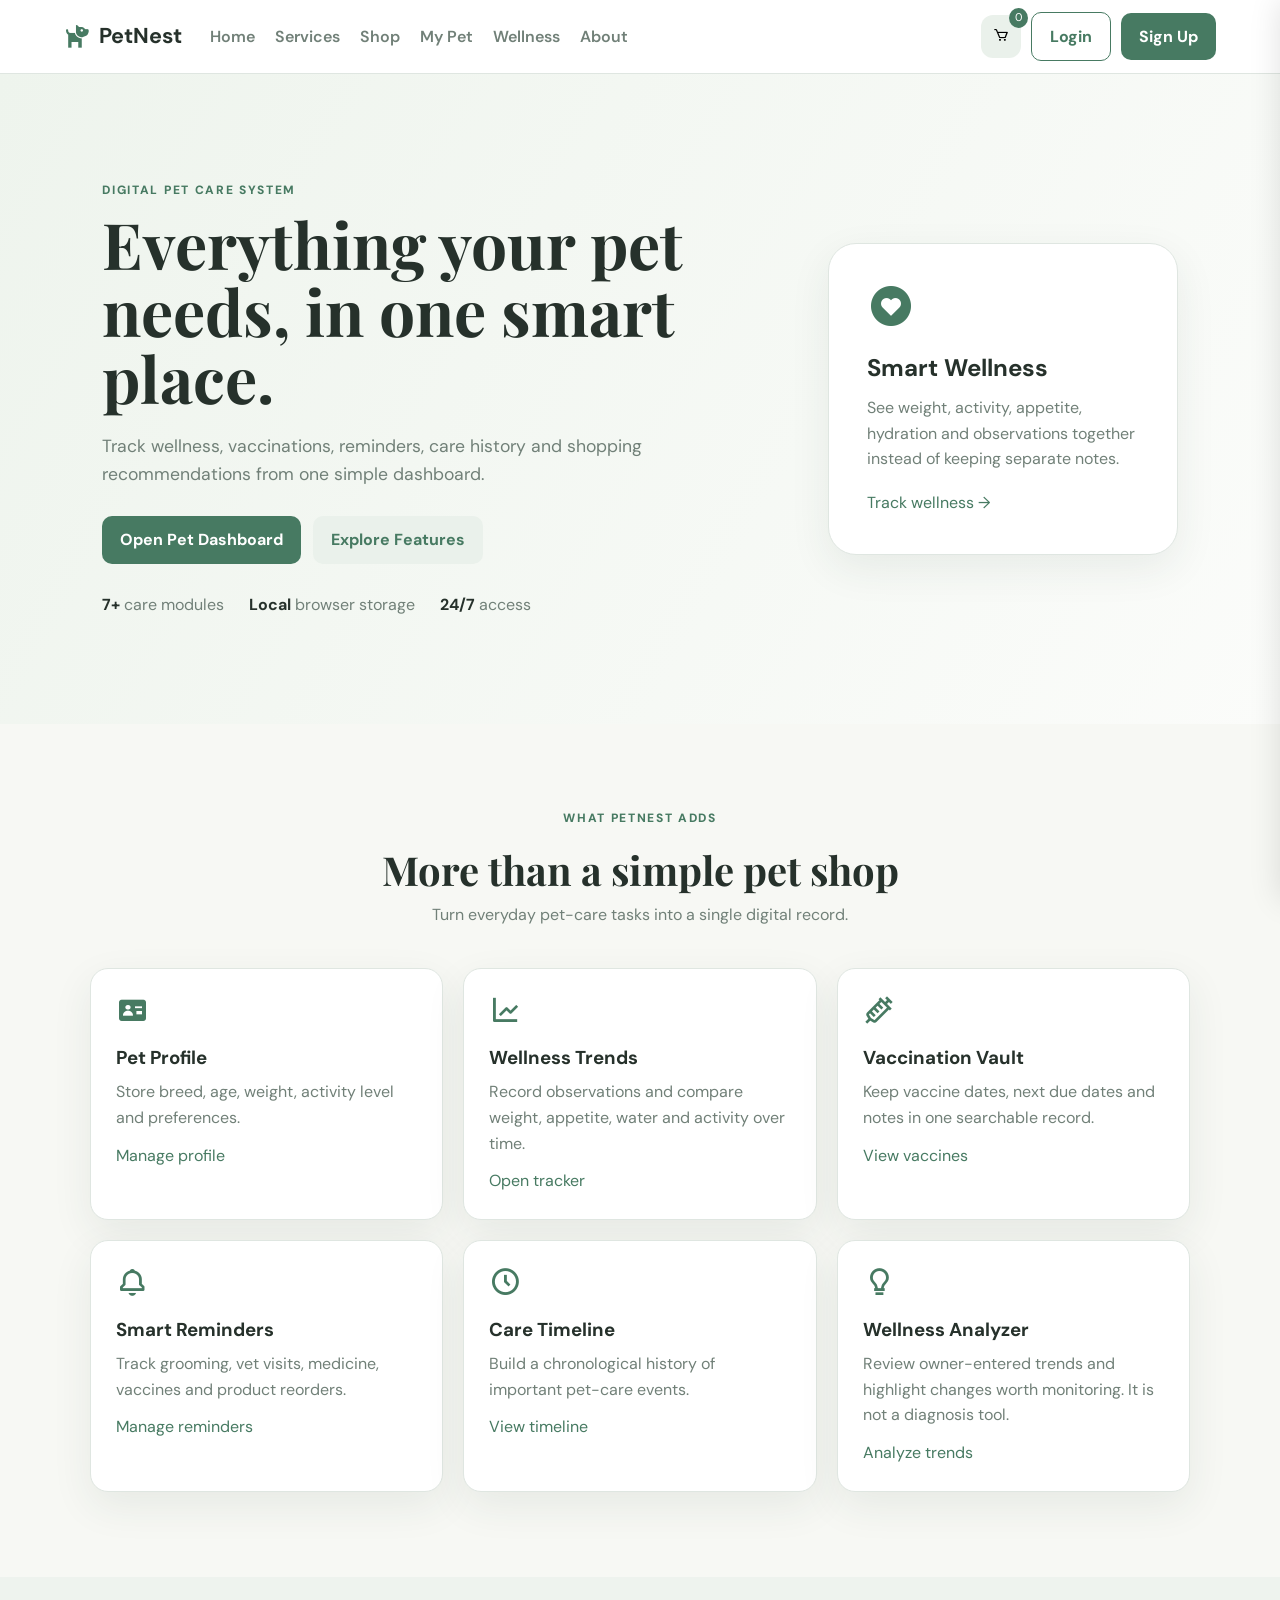
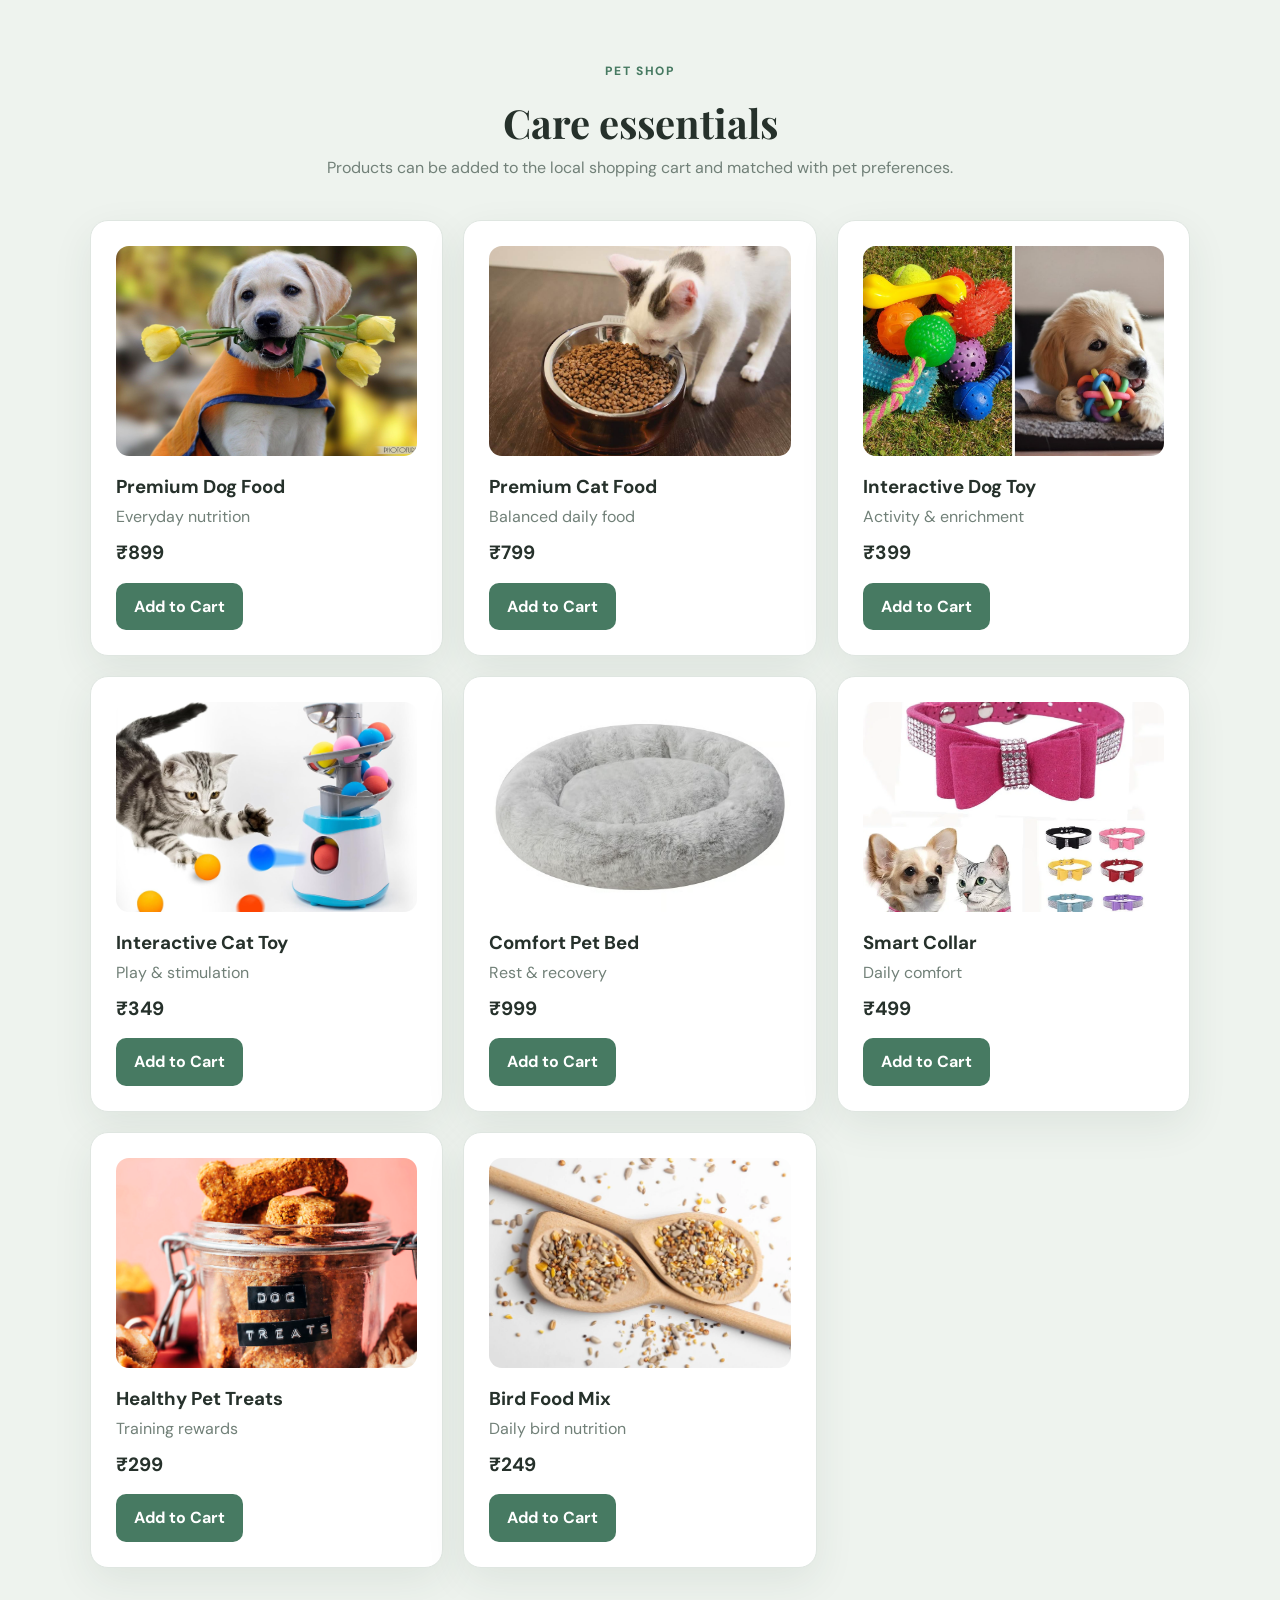
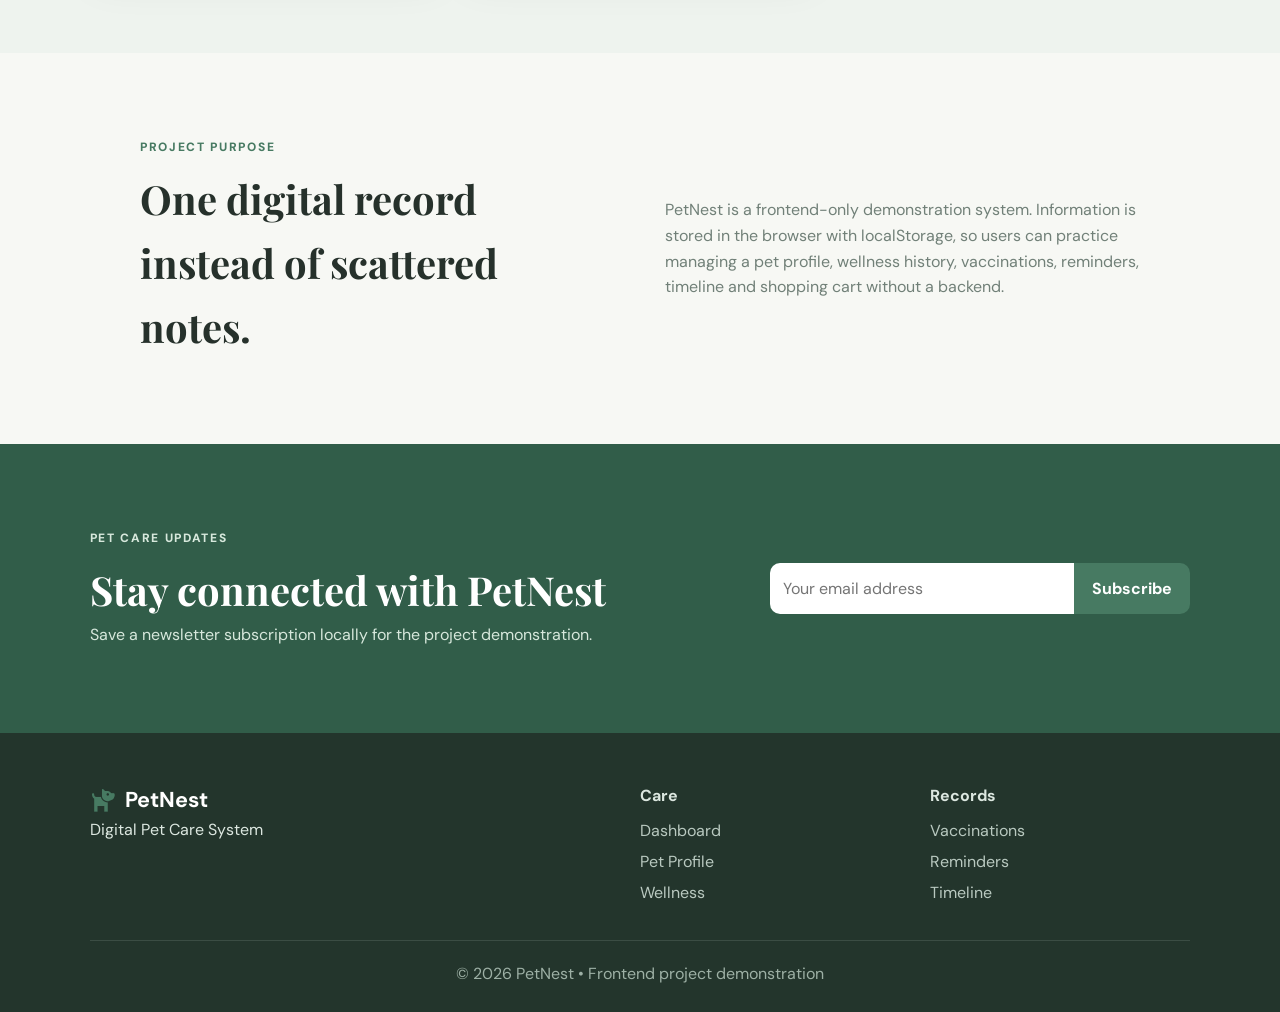
<file: index.html>
<!DOCTYPE html>
<html lang="en">
<head>
  <meta charset="UTF-8">
  <meta name="viewport" content="width=device-width, initial-scale=1.0">
  <title>PetNest | Smart Pet Care</title>
  <link rel="stylesheet" href="style.css">
  <link href="https://unpkg.com/boxicons@2.1.4/css/boxicons.min.css" rel="stylesheet">
</head>
<body>
<header class="site-header">
  <a class="logo" href="index.html"><i class='bx bxs-dog'></i> PetNest</a>
  <button class="menu-toggle" onclick="toggleMenu()"><i class='bx bx-menu'></i></button>
  <nav id="main-nav">
    <a href="#home">Home</a><a href="#services">Services</a><a href="#products">Shop</a>
    <a href="dashboard.html">My Pet</a><a href="health.html">Wellness</a><a href="#about">About</a>
  </nav>
  <div class="header-actions">
    <button class="cart-btn" onclick="openCart()" aria-label="Open shopping cart">
      <i class='bx bx-cart'></i><span id="cart-count">0</span>
    </button>
    <a href="login.html" class="btn btn-outline">Login</a>
    <a href="signup.html" class="btn">Sign Up</a>
  </div>
</header>

<main>
<section id="home" class="hero">
  <div class="hero-content">
    <span class="eyebrow">DIGITAL PET CARE SYSTEM</span>
    <h1>Everything your pet needs, in one smart place.</h1>
    <p>Track wellness, vaccinations, reminders, care history and shopping recommendations from one simple dashboard.</p>
    <div class="hero-buttons">
      <a href="dashboard.html" class="btn">Open Pet Dashboard</a>
      <a href="#services" class="btn btn-light">Explore Features</a>
    </div>
    <div class="hero-stats">
      <span><b>7+</b> care modules</span><span><b>Local</b> browser storage</span><span><b>24/7</b> access</span>
    </div>
  </div>
  <div class="hero-card">
    <i class='bx bxs-heart-circle'></i>
    <h3>Smart Wellness</h3>
    <p>See weight, activity, appetite, hydration and observations together instead of keeping separate notes.</p>
    <a href="health.html">Track wellness →</a>
  </div>
</section>

<section id="services" class="section">
  <div class="section-heading"><span class="eyebrow">WHAT PETNEST ADDS</span><h2>More than a simple pet shop</h2><p>Turn everyday pet-care tasks into a single digital record.</p></div>
  <div class="feature-grid">
    <article class="feature-card"><i class='bx bxs-id-card'></i><h3>Pet Profile</h3><p>Store breed, age, weight, activity level and preferences.</p><a href="pet-profile.html">Manage profile</a></article>
    <article class="feature-card"><i class='bx bx-line-chart'></i><h3>Wellness Trends</h3><p>Record observations and compare weight, appetite, water and activity over time.</p><a href="health.html">Open tracker</a></article>
    <article class="feature-card"><i class='bx bx-injection'></i><h3>Vaccination Vault</h3><p>Keep vaccine dates, next due dates and notes in one searchable record.</p><a href="vaccinations.html">View vaccines</a></article>
    <article class="feature-card"><i class='bx bx-bell'></i><h3>Smart Reminders</h3><p>Track grooming, vet visits, medicine, vaccines and product reorders.</p><a href="reminders.html">Manage reminders</a></article>
    <article class="feature-card"><i class='bx bx-time-five'></i><h3>Care Timeline</h3><p>Build a chronological history of important pet-care events.</p><a href="timeline.html">View timeline</a></article>
    <article class="feature-card"><i class='bx bx-bulb'></i><h3>Wellness Analyzer</h3><p>Review owner-entered trends and highlight changes worth monitoring. It is not a diagnosis tool.</p><a href="health.html">Analyze trends</a></article>
  </div>
</section>

<section id="products" class="section soft">
  <div class="section-heading"><span class="eyebrow">PET SHOP</span><h2>Care essentials</h2><p>Products can be added to the local shopping cart and matched with pet preferences.</p></div>
  <div class="product-grid">
    <article class="product-card"><img src="img/dog-food.jpg" alt="Dog food"><h3>Premium Dog Food</h3><p>Everyday nutrition</p><strong>₹899</strong><button class="btn" onclick="addToCart('Premium Dog Food',899,'img/dog-food.jpg')">Add to Cart</button></article>
    <article class="product-card"><img src="img/cat-food.jpg" alt="Cat food"><h3>Premium Cat Food</h3><p>Balanced daily food</p><strong>₹799</strong><button class="btn" onclick="addToCart('Premium Cat Food',799,'img/cat-food.jpg')">Add to Cart</button></article>
    <article class="product-card"><img src="img/dog-toy.jpg" alt="Dog toy"><h3>Interactive Dog Toy</h3><p>Activity & enrichment</p><strong>₹399</strong><button class="btn" onclick="addToCart('Interactive Dog Toy',399,'img/dog-toy.jpg')">Add to Cart</button></article>
    <article class="product-card"><img src="img/cat-toy.jpg" alt="Cat toy"><h3>Interactive Cat Toy</h3><p>Play & stimulation</p><strong>₹349</strong><button class="btn" onclick="addToCart('Interactive Cat Toy',349,'img/cat-toy.jpg')">Add to Cart</button></article>
    <article class="product-card"><img src="img/pet-bed.jpg" alt="Pet bed"><h3>Comfort Pet Bed</h3><p>Rest & recovery</p><strong>₹999</strong><button class="btn" onclick="addToCart('Comfort Pet Bed',999,'img/pet-bed.jpg')">Add to Cart</button></article>
    <article class="product-card"><img src="img/collar.jpg" alt="Pet collar"><h3>Smart Collar</h3><p>Daily comfort</p><strong>₹499</strong><button class="btn" onclick="addToCart('Smart Collar',499,'img/collar.jpg')">Add to Cart</button></article>
    <article class="product-card"><img src="img/pet-treats.jpg" alt="Pet treats"><h3>Healthy Pet Treats</h3><p>Training rewards</p><strong>₹299</strong><button class="btn" onclick="addToCart('Healthy Pet Treats',299,'img/pet-treats.jpg')">Add to Cart</button></article>
    <article class="product-card"><img src="img/bird-food.jpg" alt="Bird food"><h3>Bird Food Mix</h3><p>Daily bird nutrition</p><strong>₹249</strong><button class="btn" onclick="addToCart('Bird Food Mix',249,'img/bird-food.jpg')">Add to Cart</button></article>
  </div>
</section>

<section id="about" class="section">
  <div class="about-box"><div><span class="eyebrow">PROJECT PURPOSE</span><h2>One digital record instead of scattered notes.</h2></div><p>PetNest is a frontend-only demonstration system. Information is stored in the browser with localStorage, so users can practice managing a pet profile, wellness history, vaccinations, reminders, timeline and shopping cart without a backend.</p></div>
</section>

<section class="newsletter section">
  <div><span class="eyebrow">PET CARE UPDATES</span><h2>Stay connected with PetNest</h2><p>Save a newsletter subscription locally for the project demonstration.</p></div>
  <form onsubmit="subscribeNewsletter(event)"><input id="newsletter-email" type="email" placeholder="Your email address" required><button class="btn" type="submit">Subscribe</button></form>
</section>
</main>

<footer><div class="footer-grid"><div><a class="logo" href="index.html"><i class='bx bxs-dog'></i> PetNest</a><p>Digital Pet Care System</p></div><div><h4>Care</h4><a href="dashboard.html">Dashboard</a><a href="pet-profile.html">Pet Profile</a><a href="health.html">Wellness</a></div><div><h4>Records</h4><a href="vaccinations.html">Vaccinations</a><a href="reminders.html">Reminders</a><a href="timeline.html">Timeline</a></div></div><p class="copyright">© 2026 PetNest • Frontend project demonstration</p></footer>

<div id="cart-overlay" class="cart-overlay" onclick="closeCart()"></div>
<aside id="cart-sidebar" class="cart-sidebar">
  <div class="cart-head"><h2>Your Cart</h2><button onclick="closeCart()"><i class='bx bx-x'></i></button></div>
  <div id="cart-items"></div><div class="cart-total"><span>Total</span><strong id="cart-total">₹0</strong></div>
  <button class="btn full" onclick="checkout()">Checkout</button>
</aside>
<script src="script.js"></script>
</body>
</html>
</file>
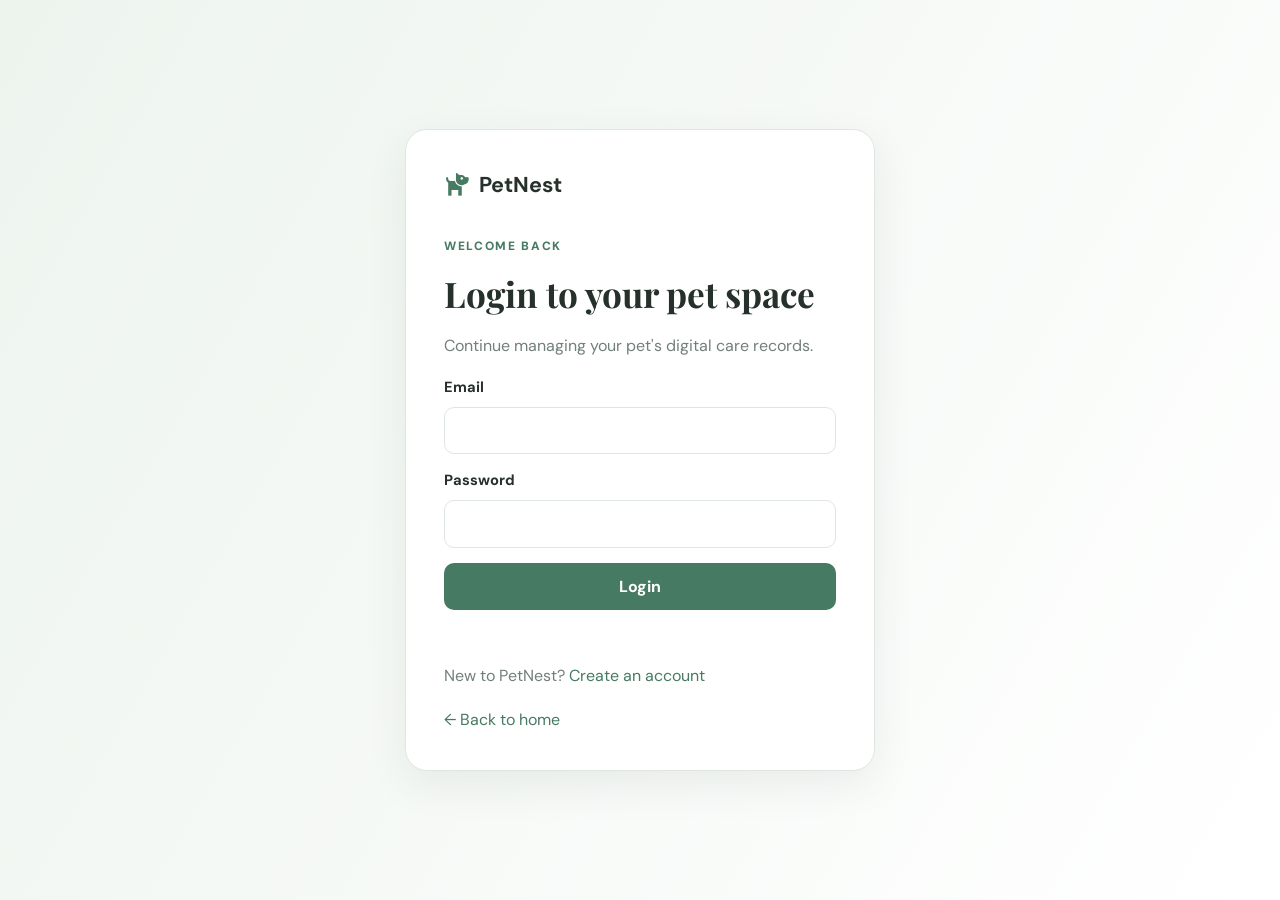
<file: dashboard.html>
<!DOCTYPE html>
<html lang="en">
<head>
  <meta charset="UTF-8">
  <meta name="viewport" content="width=device-width,initial-scale=1.0">
  <title>Dashboard | PetNest</title>
  <link rel="stylesheet" href="style.css">
  <link href="https://unpkg.com/boxicons@2.1.4/css/boxicons.min.css" rel="stylesheet">
</head>
<body>
<header class="app-header">
  <a class="logo" href="dashboard.html"><i class='bx bxs-dog'></i> PetNest</a>
  <nav>
    <a href="dashboard.html">Dashboard</a>
    <a href="pet-profile.html">Pet Profile</a>
    <a href="health.html">Wellness</a>
    <a href="vaccinations.html">Vaccines</a>
    <a href="reminders.html">Reminders</a>
    <a href="timeline.html">Timeline</a>
  </nav>
  <button class="btn btn-small" onclick="logout()">Logout</button>
</header>

<main class="app-main">
  <div class="page-title">
    <div>
      <span class="eyebrow">PET WELLNESS HUB</span>
      <h1>Hi, <span id="welcome-name">Pet Parent</span> 👋</h1>
      <p>Your pet's important care information at a glance.</p>
    </div>
    <div class="page-title-actions">
      <button class="btn btn-light" onclick="requestNotificationPermission()">
        <i class='bx bx-bell'></i> Notifications
      </button>
      <a href="pet-profile.html" class="btn">Edit Pet Profile</a>
    </div>
  </div>

  <div id="dashboard-notification-status" class="notification-status"></div>
  <div id="dashboard-overdue-alerts" class="alert-stack"></div>

  <section class="pet-summary">
    <div class="pet-avatar"><i class='bx bxs-dog'></i></div>
    <div>
      <h2 id="dashboard-pet-name">Your Pet</h2>
      <p id="dashboard-pet-breed">Add a pet profile to begin.</p>
      <div class="mini-stats">
        <span>Age <b id="dashboard-pet-age">—</b></span>
        <span>Weight <b id="dashboard-pet-weight">—</b></span>
      </div>
    </div>
  </section>

  <div class="stats-grid">
    <div class="stat-card"><i class='bx bx-line-chart'></i><span>Wellness records</span><strong id="health-count">0</strong></div>
    <div class="stat-card"><i class='bx bx-injection'></i><span>Vaccinations</span><strong id="vaccine-count">0</strong></div>
    <div class="stat-card"><i class='bx bx-bell'></i><span>Active reminders</span><strong id="reminder-count">0</strong></div>
    <div class="stat-card"><i class='bx bx-time-five'></i><span>Timeline events</span><strong id="timeline-count">0</strong></div>
  </div>

  <section class="dashboard-grid">
    <article class="dashboard-card">
      <div class="card-head">
        <h2>Upcoming care</h2>
        <a href="reminders.html">Manage</a>
      </div>
      <div id="upcoming-reminders" class="stack-list"></div>
    </article>

    <article class="dashboard-card">
      <div class="card-head">
        <h2>Wellness snapshot</h2>
        <a href="health.html">Open tracker</a>
      </div>
      <div id="dashboard-wellness" class="snapshot-grid"></div>
    </article>
  </section>

  <section class="dashboard-grid">
    <article class="dashboard-card">
      <div class="card-head">
        <h2>Automatic care suggestions</h2>
        <span class="tag">Personalized</span>
      </div>
      <div id="care-checklist" class="care-suggestions"></div>
    </article>

    <article class="dashboard-card">
      <div class="card-head">
        <h2>Wellness analyzer</h2>
        <span class="tag">Monitor, don't diagnose</span>
      </div>
      <div id="analyzer-result" class="analyzer-result">
        <p>Add at least two wellness records to generate a trend review.</p>
      </div>
    </article>
  </section>

  <section class="quick-links">
    <a href="health.html"><i class='bx bx-plus-medical'></i><span>Log wellness</span></a>
    <a href="vaccinations.html"><i class='bx bx-injection'></i><span>Add vaccine</span></a>
    <a href="reminders.html"><i class='bx bx-bell-plus'></i><span>Create reminder</span></a>
    <a href="timeline.html"><i class='bx bx-history'></i><span>Add event</span></a>
  </section>
</main>

<script src="script.js"></script>
</body>
</html>
</file>
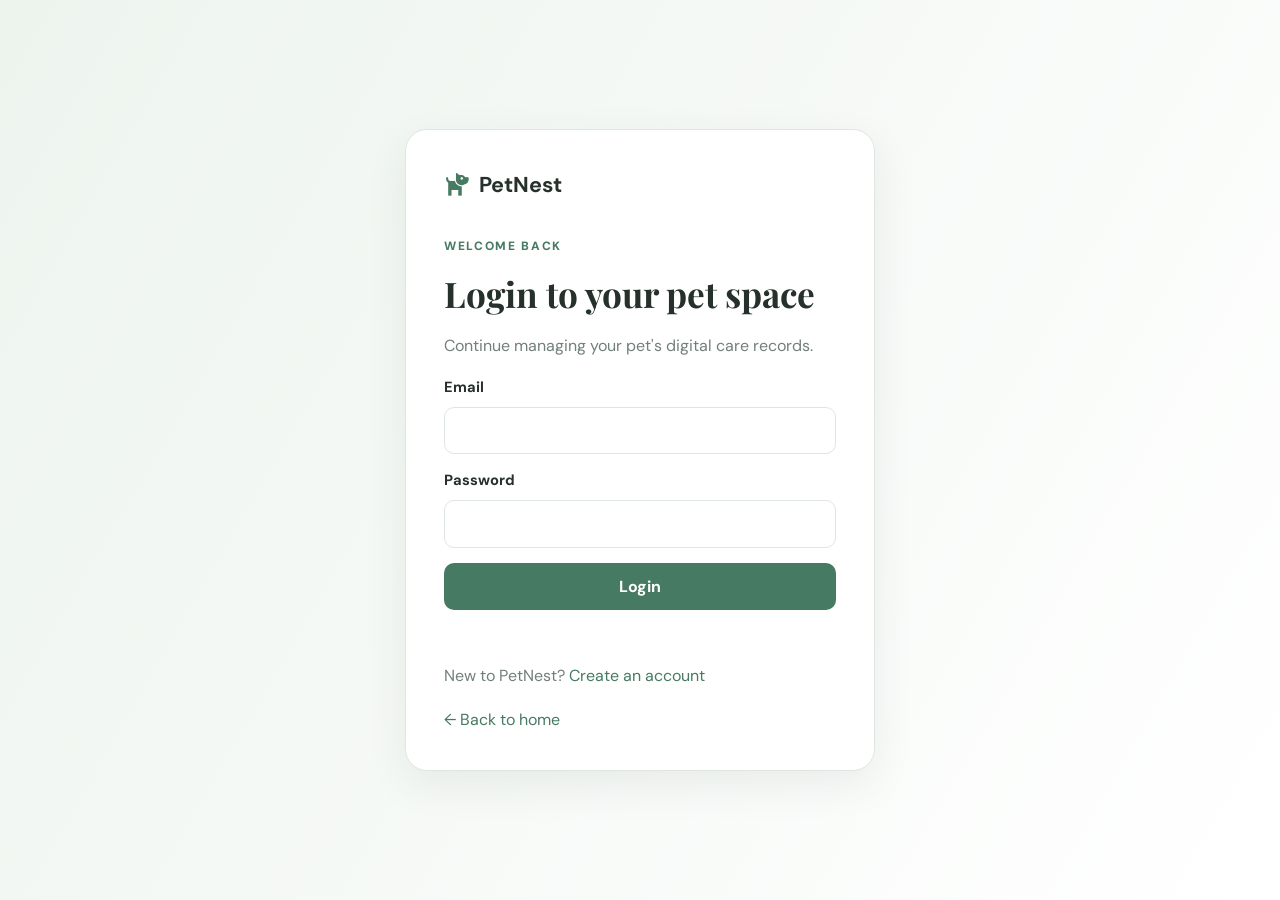
<file: health.html>
<!DOCTYPE html><html lang="en"><head><meta charset="UTF-8"><meta name="viewport" content="width=device-width,initial-scale=1.0"><title>Wellness Tracker | PetNest</title><link rel="stylesheet" href="style.css"><link href="https://unpkg.com/boxicons@2.1.4/css/boxicons.min.css" rel="stylesheet"></head><body><header class="app-header"><a class="logo" href="dashboard.html"><i class='bx bxs-dog'></i> PetNest</a><nav><a href="dashboard.html">Dashboard</a><a href="pet-profile.html">Pet Profile</a><a href="health.html">Wellness</a><a href="vaccinations.html">Vaccines</a><a href="reminders.html">Reminders</a><a href="timeline.html">Timeline</a></nav><button class="btn btn-small" onclick="logout()">Logout</button></header>
<main class="app-main"><div class="page-title"><div><span class="eyebrow">WELLNESS TRACKING</span><h1>Pet Wellness Center</h1><p>Record everyday observations and see patterns over time.</p></div></div>
<section class="dashboard-grid"><form class="form-card" onsubmit="event.preventDefault();saveHealthRecord();"><h2>Daily wellness log</h2><div class="form-grid"><label>Weight (kg)<input id="health-weight" type="number" min="0" step="0.1" required></label><label>Activity<select id="health-activity"><option>Low</option><option>Normal</option><option>High</option></select></label><label>Appetite<select id="health-appetite"><option>Normal</option><option>Increased</option><option>Reduced</option></select></label><label>Water intake<select id="health-water"><option>Normal</option><option>Increased</option><option>Reduced</option></select></label></div><label>Observation<textarea id="health-observation" rows="4" placeholder="Energy, sleep, stool, mood, exercise or anything you noticed..."></textarea></label><button class="btn full" type="submit">Save Wellness Record</button><p id="health-message" class="form-message"></p></form>
<article class="dashboard-card"><div class="card-head"><h2>Trend analyzer</h2><span class="tag">No diagnosis</span></div><div id="analyzer-result" class="analyzer-result"><p>Add records to review changes.</p></div><button class="btn btn-light full" onclick="analyzeWellness()">Analyze My Trends</button></article></section>
<section class="dashboard-card"><div class="card-head"><h2>Wellness history</h2><button class="text-btn" onclick="clearHealthHistory()">Clear history</button></div><div id="health-records" class="record-list"></div></section></main><script src="script.js"></script></body></html>
</file>
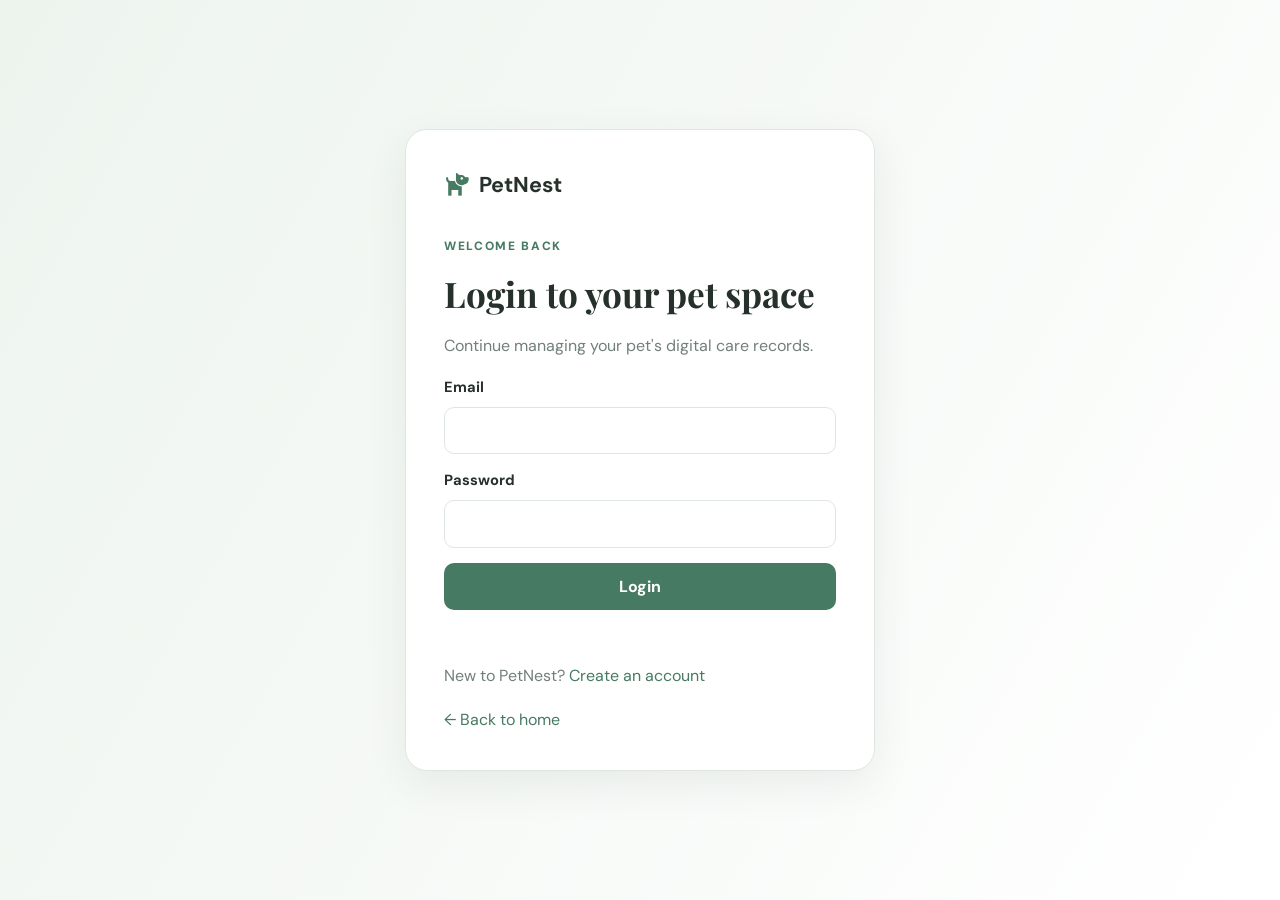
<file: login.html>
<!DOCTYPE html>
<html lang="en"><head><meta charset="UTF-8"><meta name="viewport" content="width=device-width, initial-scale=1.0"><title>Login | PetNest</title><link rel="stylesheet" href="style.css"><link href="https://unpkg.com/boxicons@2.1.4/css/boxicons.min.css" rel="stylesheet"></head>
<body class="auth-page"><div class="auth-card"><a class="logo" href="index.html"><i class='bx bxs-dog'></i> PetNest</a><span class="eyebrow">WELCOME BACK</span><h1>Login to your pet space</h1><p>Continue managing your pet's digital care records.</p><form id="login-form"><label>Email<input id="login-email" type="email" required></label><label>Password<input id="login-password" type="password" required></label><button class="btn full" type="submit">Login</button><p id="login-message" class="form-message"></p></form><p>New to PetNest? <a href="signup.html">Create an account</a></p><a href="index.html">← Back to home</a></div><script src="script.js"></script></body></html>
</file>
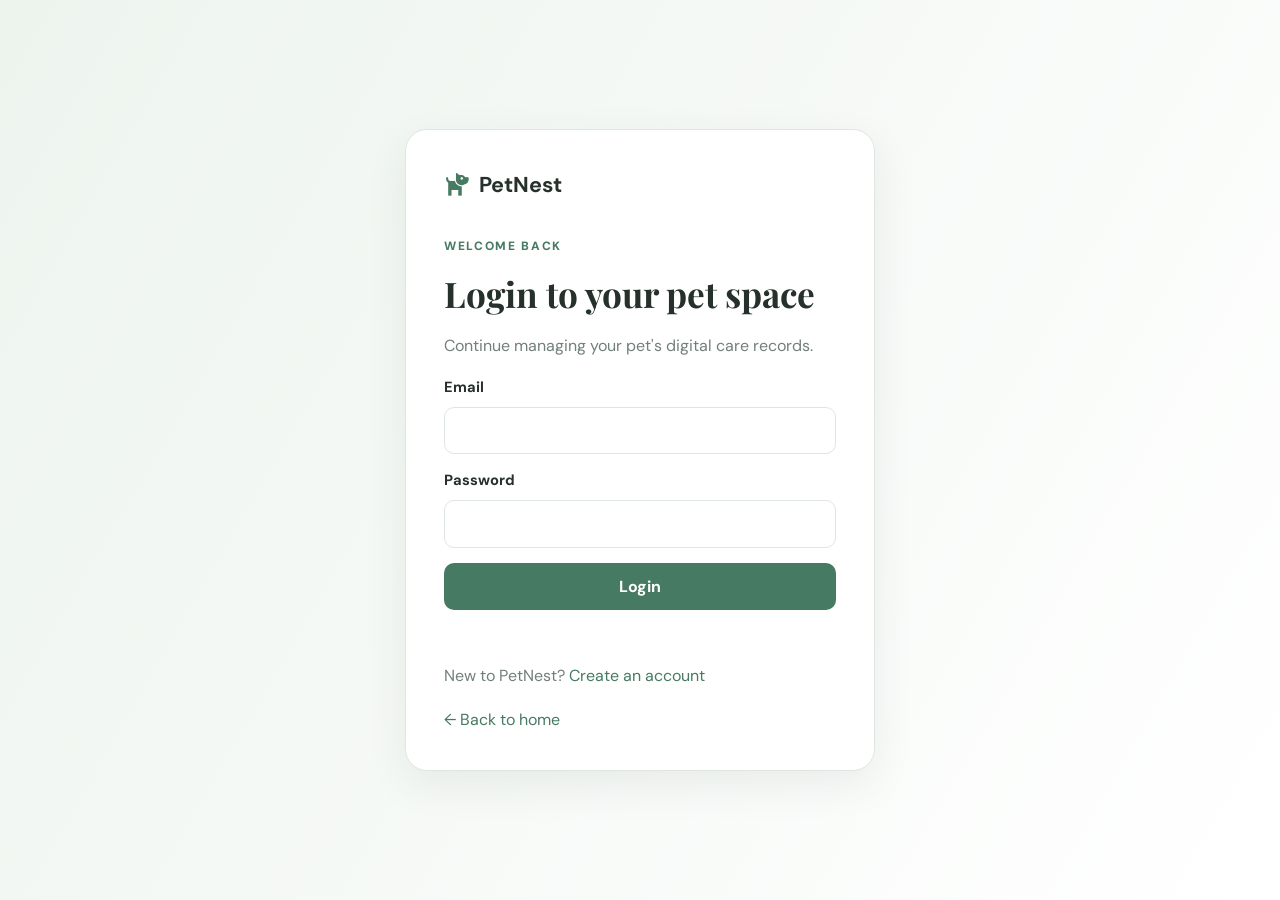
<file: pet-profile.html>
<!DOCTYPE html><html lang="en"><head><meta charset="UTF-8"><meta name="viewport" content="width=device-width,initial-scale=1.0"><title>Pet Profile | PetNest</title><link rel="stylesheet" href="style.css"><link href="https://unpkg.com/boxicons@2.1.4/css/boxicons.min.css" rel="stylesheet"></head><body><header class="app-header"><a class="logo" href="dashboard.html"><i class='bx bxs-dog'></i> PetNest</a><nav><a href="dashboard.html">Dashboard</a><a href="pet-profile.html">Pet Profile</a><a href="health.html">Wellness</a><a href="vaccinations.html">Vaccines</a><a href="reminders.html">Reminders</a><a href="timeline.html">Timeline</a></nav><button class="btn btn-small" onclick="logout()">Logout</button></header>
<main class="app-main narrow"><div class="page-title"><div><span class="eyebrow">PROFILE</span><h1>Your Pet Profile</h1><p>This information powers the dashboard and personalized care suggestions.</p></div></div>
<form class="form-card" onsubmit="event.preventDefault();savePetProfile();"><div class="form-grid"><label>Pet name<input id="pet-name" required></label><label>Breed<input id="pet-breed" placeholder="e.g. Labrador"></label><label>Age (years)<input id="pet-age" type="number" min="0" step="0.1"></label><label>Weight (kg)<input id="pet-weight" type="number" min="0" step="0.1"></label><label>Activity level<select id="pet-activity"><option value="">Select</option><option>Low</option><option>Moderate</option><option>High</option></select></label><label>Species<select id="pet-species"><option>Dog</option><option>Cat</option><option>Bird</option><option>Other</option></select></label></div><label>Food / care preferences<textarea id="pet-preferences" rows="4" placeholder="Food preferences, sensitivities, favorite activities..."></textarea></label><div class="form-actions"><button class="btn" type="submit">Save Pet Profile</button><button class="btn btn-light" type="button" onclick="clearPetProfile()">Clear</button></div><p id="pet-profile-message" class="form-message"></p></form>
<div class="info-banner"><i class='bx bx-bulb'></i><div><b>Why this matters:</b> PetNest uses profile data to make the dashboard more useful and to suggest relevant care tasks. Suggestions are informational only.</div></div></main><script src="script.js"></script></body></html>
</file>
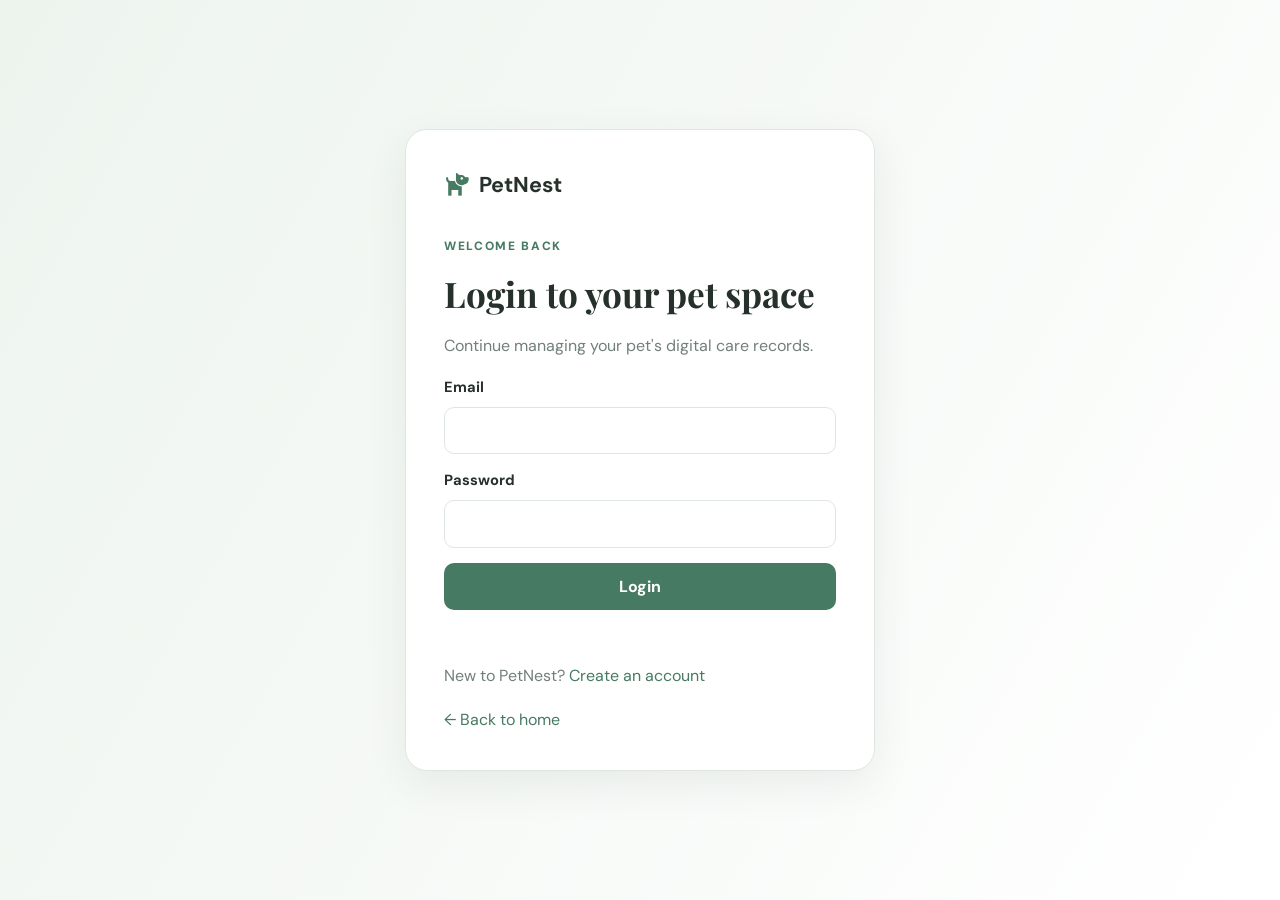
<file: reminders.html>
<!DOCTYPE html>
<html lang="en">
<head>
  <meta charset="UTF-8">
  <meta name="viewport" content="width=device-width,initial-scale=1.0">
  <title>Reminders | PetNest</title>
  <link rel="stylesheet" href="style.css">
  <link href="https://unpkg.com/boxicons@2.1.4/css/boxicons.min.css" rel="stylesheet">
</head>
<body>
<header class="app-header">
  <a class="logo" href="dashboard.html"><i class='bx bxs-dog'></i> PetNest</a>
  <nav>
    <a href="dashboard.html">Dashboard</a>
    <a href="pet-profile.html">Pet Profile</a>
    <a href="health.html">Wellness</a>
    <a href="vaccinations.html">Vaccines</a>
    <a href="reminders.html">Reminders</a>
    <a href="timeline.html">Timeline</a>
  </nav>
  <button class="btn btn-small" onclick="logout()">Logout</button>
</header>

<main class="app-main">
  <div class="page-title">
    <div>
      <span class="eyebrow">CARE PLANNER</span>
      <h1>Smart Reminders</h1>
      <p>PetNest can alert you about upcoming and overdue care tasks.</p>
    </div>
    <button class="btn" type="button" onclick="requestNotificationPermission()">
      <i class='bx bx-bell'></i> Enable Notifications
    </button>
  </div>

  <div id="notification-status" class="notification-status"></div>
  <div id="overdue-alerts" class="alert-stack"></div>

  <div class="dashboard-grid">
    <form class="form-card" onsubmit="event.preventDefault();saveReminder();">
      <h2>Create reminder</h2>

      <label>
        Reminder title
        <input id="reminder-title" required placeholder="e.g. Grooming appointment">
      </label>

      <div class="form-grid">
        <label>
          Type
          <select id="reminder-type">
            <option>Vet Visit</option>
            <option>Vaccination</option>
            <option>Grooming</option>
            <option>Dental Care</option>
            <option>Medicine</option>
            <option>Food Reorder</option>
            <option>Wellness Check</option>
            <option>Other</option>
          </select>
        </label>

        <label>
          Date
          <input id="reminder-date" type="date" required>
        </label>
      </div>

      <div class="form-grid">
        <label>
          Time
          <input id="reminder-time" type="time">
        </label>

        <label>
          Remind me
          <select id="reminder-timing">
            <option value="0">On the day</option>
            <option value="1">1 day before</option>
            <option value="3">3 days before</option>
            <option value="7">1 week before</option>
          </select>
        </label>
      </div>

      <label>
        Notes
        <textarea id="reminder-notes" rows="4" placeholder="Optional details"></textarea>
      </label>

      <button class="btn full" type="submit">
        <i class='bx bx-plus'></i> Add Reminder
      </button>
      <p id="reminder-message" class="form-message"></p>
    </form>

    <article class="dashboard-card">
      <div class="card-head">
        <h2>Automatic care suggestions</h2>
        <span class="tag">Smart suggestions</span>
      </div>
      <div id="reminder-care-suggestions" class="care-suggestions"></div>
      <div class="info-banner small">
        <i class='bx bx-info-circle'></i>
        <span>Suggestions are based on information entered into PetNest. They are reminders for organization, not medical advice.</span>
      </div>
    </article>
  </div>

  <section class="dashboard-card">
    <div class="card-head">
      <div>
        <h2>Reminder list</h2>
        <p class="muted">Upcoming reminders, completed tasks and overdue items.</p>
      </div>
      <div>
        <button class="text-btn" onclick="filterReminders('all')">All</button>
        <button class="text-btn" onclick="filterReminders('pending')">Pending</button>
        <button class="text-btn" onclick="filterReminders('overdue')">Overdue</button>
        <button class="text-btn" onclick="filterReminders('completed')">Completed</button>
      </div>
    </div>
    <div id="reminder-list" class="record-list"></div>
  </section>
</main>

<script src="script.js"></script>
</body>
</html>
</file>
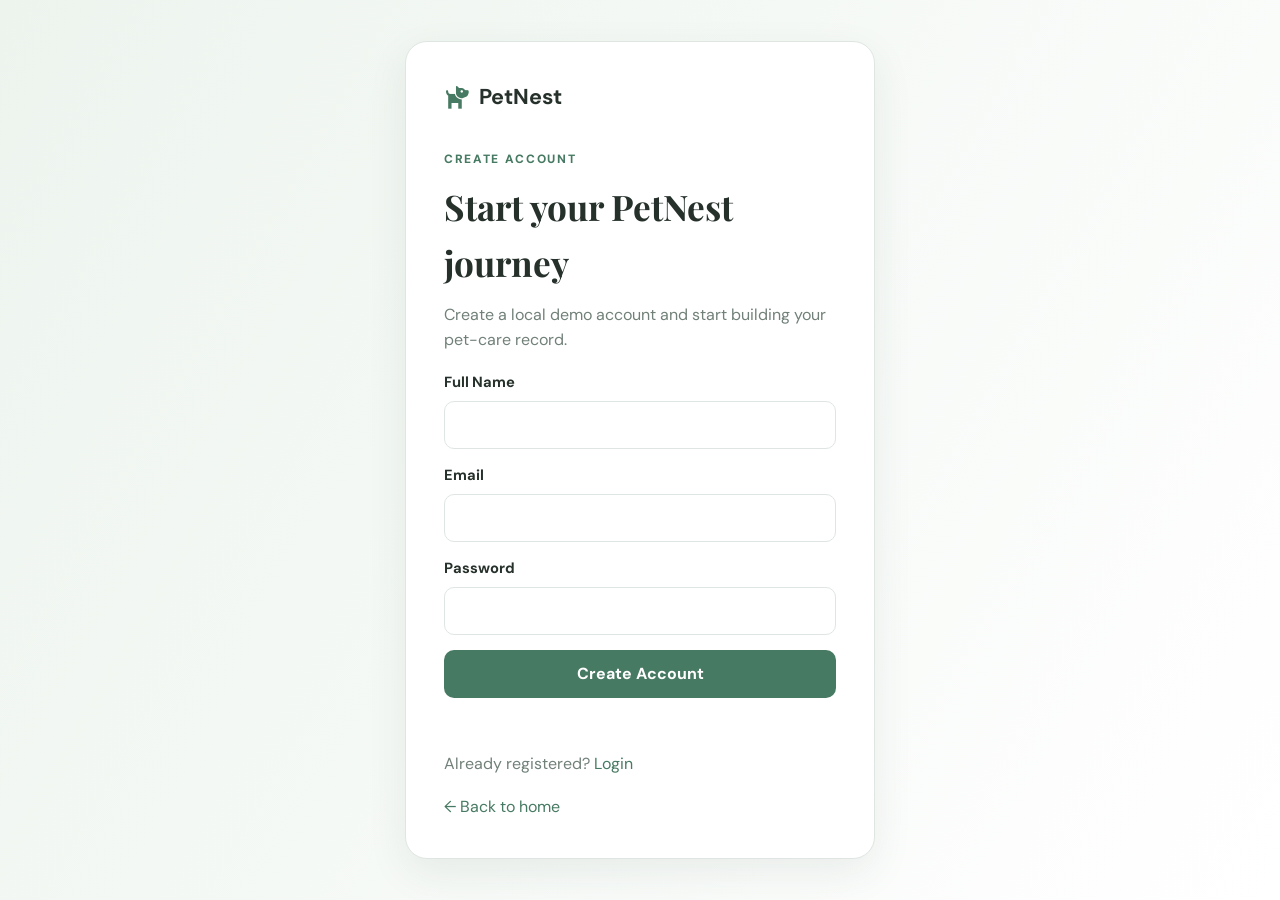
<file: signup.html>
<!DOCTYPE html>
<html lang="en"><head><meta charset="UTF-8"><meta name="viewport" content="width=device-width, initial-scale=1.0"><title>Sign Up | PetNest</title><link rel="stylesheet" href="style.css"><link href="https://unpkg.com/boxicons@2.1.4/css/boxicons.min.css" rel="stylesheet"></head>
<body class="auth-page"><div class="auth-card"><a class="logo" href="index.html"><i class='bx bxs-dog'></i> PetNest</a><span class="eyebrow">CREATE ACCOUNT</span><h1>Start your PetNest journey</h1><p>Create a local demo account and start building your pet-care record.</p><form id="signup-form"><label>Full Name<input id="signup-name" required></label><label>Email<input id="signup-email" type="email" required></label><label>Password<input id="signup-password" type="password" minlength="4" required></label><button class="btn full" type="submit">Create Account</button><p id="signup-message" class="form-message"></p></form><p>Already registered? <a href="login.html">Login</a></p><a href="index.html">← Back to home</a></div><script src="script.js"></script></body></html>
</file>
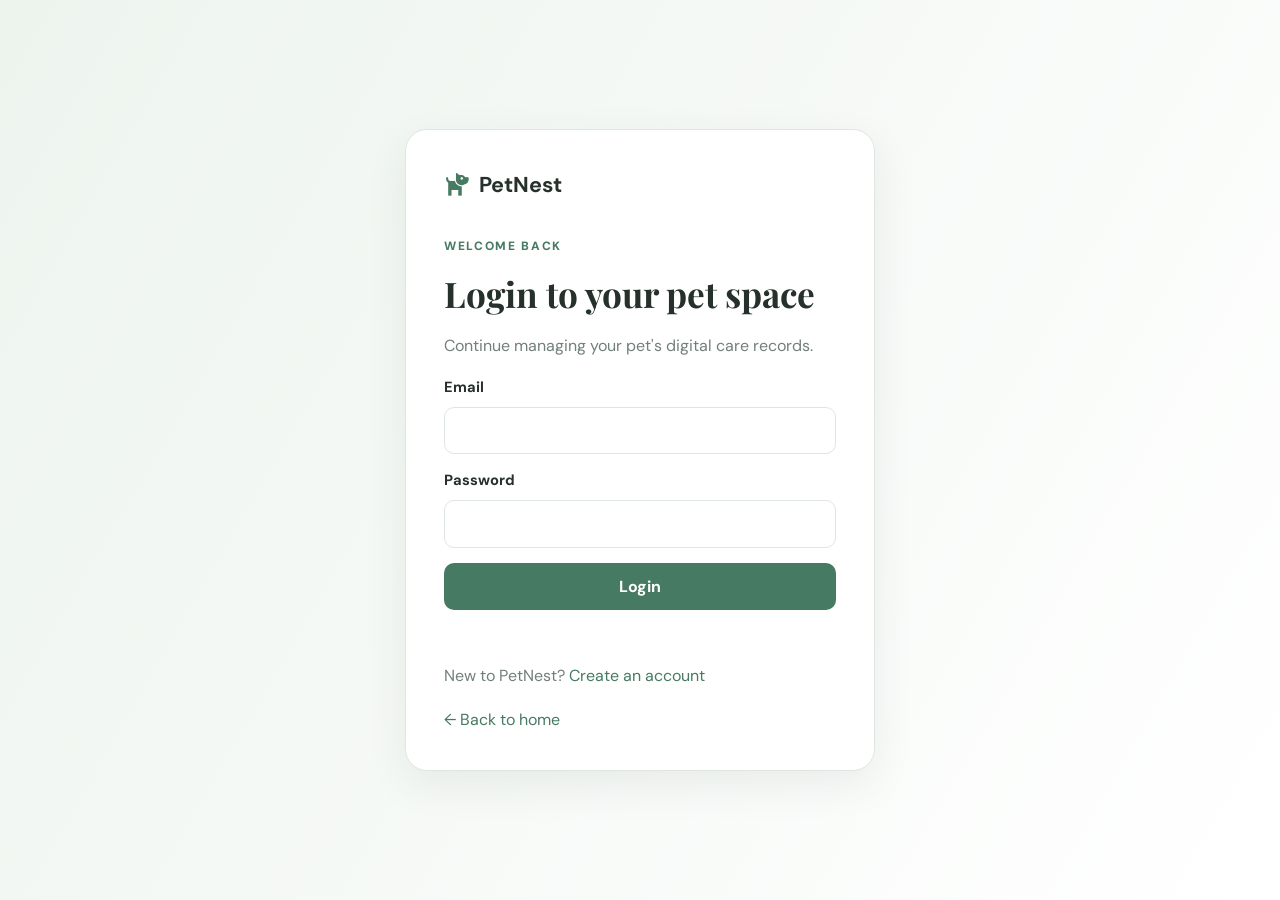
<file: timeline.html>
<!DOCTYPE html><html lang="en"><head><meta charset="UTF-8"><meta name="viewport" content="width=device-width,initial-scale=1.0"><title>Care Timeline | PetNest</title><link rel="stylesheet" href="style.css"><link href="https://unpkg.com/boxicons@2.1.4/css/boxicons.min.css" rel="stylesheet"></head><body><header class="app-header"><a class="logo" href="dashboard.html"><i class='bx bxs-dog'></i> PetNest</a><nav><a href="dashboard.html">Dashboard</a><a href="pet-profile.html">Pet Profile</a><a href="health.html">Wellness</a><a href="vaccinations.html">Vaccines</a><a href="reminders.html">Reminders</a><a href="timeline.html">Timeline</a></nav><button class="btn btn-small" onclick="logout()">Logout</button></header>
<main class="app-main"><div class="page-title"><div><span class="eyebrow">PET HISTORY</span><h1>Care Timeline</h1><p>See important events as one chronological story.</p></div></div>
<form class="form-card" onsubmit="event.preventDefault();addTimelineEvent();"><h2>Add a timeline event</h2><div class="form-grid"><label>Event title<input id="timeline-title" required placeholder="e.g. First grooming"></label><label>Date<input id="timeline-date" type="date" required></label><label>Type<select id="timeline-type"><option>General</option><option>Health</option><option>Vaccination</option><option>Vet</option><option>Grooming</option><option>Milestone</option></select></label></div><label>Details<textarea id="timeline-details" rows="3"></textarea></label><button class="btn" type="submit">Add Event</button><p id="timeline-message" class="form-message"></p></form>
<section class="dashboard-card"><div class="card-head"><h2>Pet care history</h2><button class="text-btn" onclick="clearTimeline()">Clear timeline</button></div><div id="timeline-list" class="timeline"></div></section></main><script src="script.js"></script></body></html>
</file>
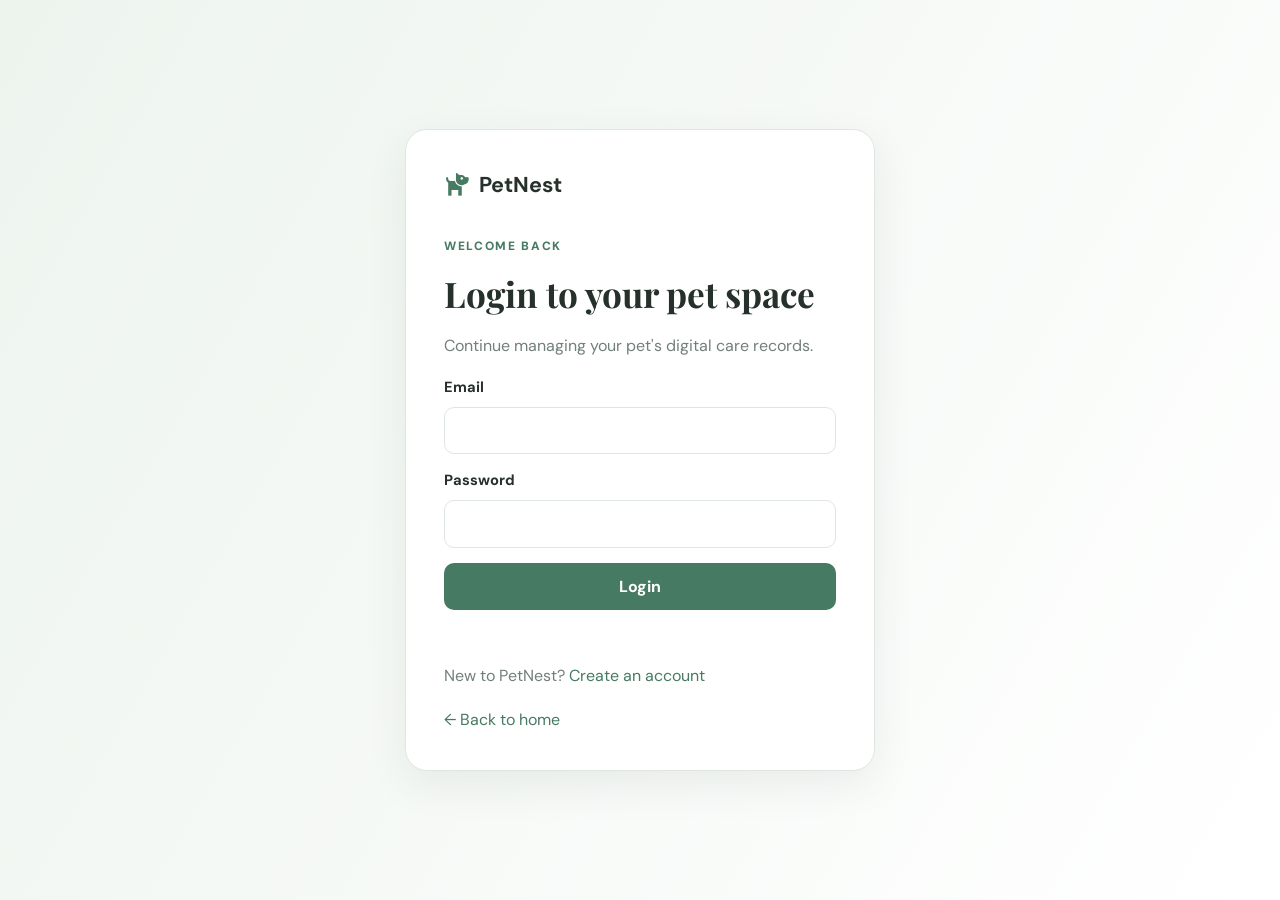
<file: vaccinations.html>
<!DOCTYPE html><html lang="en"><head><meta charset="UTF-8"><meta name="viewport" content="width=device-width,initial-scale=1.0"><title>Vaccinations | PetNest</title><link rel="stylesheet" href="style.css"><link href="https://unpkg.com/boxicons@2.1.4/css/boxicons.min.css" rel="stylesheet"></head><body><header class="app-header"><a class="logo" href="dashboard.html"><i class='bx bxs-dog'></i> PetNest</a><nav><a href="dashboard.html">Dashboard</a><a href="pet-profile.html">Pet Profile</a><a href="health.html">Wellness</a><a href="vaccinations.html">Vaccines</a><a href="reminders.html">Reminders</a><a href="timeline.html">Timeline</a></nav><button class="btn btn-small" onclick="logout()">Logout</button></header>
<main class="app-main"><div class="page-title"><div><span class="eyebrow">HEALTH RECORDS</span><h1>Vaccination Vault</h1><p>Keep vaccination dates and next-due information organized.</p></div></div>
<div class="dashboard-grid"><form class="form-card" onsubmit="event.preventDefault();saveVaccination();"><h2>Add vaccination</h2><label>Vaccine name<input id="vaccine-name" required placeholder="e.g. Rabies"></label><div class="form-grid"><label>Date given<input id="vaccine-date" type="date" required></label><label>Next due date<input id="vaccine-next-date" type="date"></label></div><label>Notes<textarea id="vaccine-notes" rows="4" placeholder="Clinic, batch number, vet notes..."></textarea></label><button class="btn full" type="submit">Save Vaccination</button><p id="vaccine-message" class="form-message"></p></form>
<article class="dashboard-card"><div class="card-head"><h2>Vaccination checklist</h2><span class="tag">Owner record</span></div><div id="vaccine-summary" class="snapshot-grid"></div><div class="info-banner small"><i class='bx bx-info-circle'></i><span>Use the dates supplied by your veterinarian. PetNest does not create medical schedules.</span></div></article></div>
<section class="dashboard-card"><div class="card-head"><h2>Saved vaccinations</h2></div><div id="vaccination-list" class="record-list"></div></section></main><script src="script.js"></script></body></html>
</file>
<file: style.css>
@import url('https://fonts.googleapis.com/css2?family=DM+Sans:wght@400;500;600;700&family=Playfair+Display:wght@600;700&display=swap');
:root{--bg:#f7f8f4;--card:#fff;--text:#26312b;--muted:#718078;--primary:#477a62;--primary2:#315d49;--soft:#eaf1eb;--line:#dfe6e1;--danger:#b64b4b;--shadow:0 14px 40px rgba(35,58,46,.08)}
*{box-sizing:border-box;margin:0;padding:0}body{font-family:'DM Sans',sans-serif;background:var(--bg);color:var(--text);line-height:1.6}a{text-decoration:none;color:var(--primary)}button,input,select,textarea{font:inherit}button{cursor:pointer;border:0}img{max-width:100%;display:block}
.logo{font-weight:700;font-size:1.35rem;color:var(--text);display:flex;gap:8px;align-items:center}.logo i{color:var(--primary);font-size:1.7rem}
.site-header,.app-header{height:74px;padding:0 5%;display:flex;align-items:center;gap:28px;background:#fff;border-bottom:1px solid var(--line);position:sticky;top:0;z-index:20}.site-header nav,.app-header nav{display:flex;gap:20px;flex:1}.site-header nav a,.app-header nav a{color:var(--muted);font-weight:600}.site-header nav a:hover,.app-header nav a:hover{color:var(--primary)}.header-actions{display:flex;align-items:center;gap:10px}.menu-toggle{display:none;background:none;font-size:1.7rem}.cart-btn{background:var(--soft);border-radius:12px;padding:9px 12px;position:relative}.cart-btn span{background:var(--primary);color:white;border-radius:50%;font-size:.7rem;padding:1px 6px;position:absolute;right:-7px;top:-7px}
.btn{display:inline-flex;justify-content:center;align-items:center;gap:7px;background:var(--primary);color:white;border-radius:10px;padding:11px 18px;font-weight:700}.btn:hover{background:var(--primary2)}.btn-outline{background:transparent;color:var(--primary);border:1px solid var(--primary)}.btn-light{background:var(--soft);color:var(--primary)}.btn-small{padding:8px 13px}.full{width:100%}.text-btn{background:none;color:var(--primary);font-weight:700;margin-left:8px}
.hero{min-height:650px;padding:90px 8%;display:grid;grid-template-columns:1.5fr .8fr;gap:70px;align-items:center;background:linear-gradient(120deg,#eef4ed,#fbfcfa)}.eyebrow{font-size:.75rem;letter-spacing:.14em;font-weight:800;color:var(--primary);display:block;margin-bottom:10px}.hero h1,.page-title h1{font-family:'Playfair Display',serif;font-size:clamp(2.4rem,5vw,4.5rem);line-height:1.05;margin-bottom:20px}.hero p{font-size:1.1rem;color:var(--muted);max-width:650px}.hero-buttons{display:flex;gap:12px;margin:28px 0}.hero-stats{display:flex;gap:25px;color:var(--muted)}.hero-stats b{color:var(--text)}.hero-card{background:#fff;border:1px solid var(--line);padding:38px;border-radius:28px;box-shadow:var(--shadow)}.hero-card i{font-size:3rem;color:var(--primary)}.hero-card h3{font-size:1.5rem;margin:14px 0 8px}.hero-card p{font-size:1rem;margin-bottom:18px}
.section{padding:85px 7%}.soft{background:#eef3ee}.section-heading{text-align:center;max-width:720px;margin:0 auto 40px}.section-heading h2,.about-box h2,.newsletter h2{font-family:'Playfair Display',serif;font-size:2.5rem}.section-heading p,.about-box p,.newsletter p{color:var(--muted)}.feature-grid,.product-grid{display:grid;grid-template-columns:repeat(3,1fr);gap:20px}.feature-card,.product-card,.dashboard-card,.form-card,.stat-card{background:var(--card);border:1px solid var(--line);border-radius:18px;padding:25px;box-shadow:var(--shadow)}.feature-card i{font-size:2rem;color:var(--primary)}.feature-card h3{margin:12px 0 6px}.feature-card p{color:var(--muted);margin-bottom:12px}.product-card img{height:210px;width:100%;object-fit:cover;border-radius:13px;margin-bottom:16px}.product-card h3{margin-bottom:2px}.product-card p{color:var(--muted)}.product-card strong{display:block;font-size:1.2rem;margin:8px 0 14px}.about-box{display:grid;grid-template-columns:1fr 1fr;gap:50px;align-items:center;max-width:1000px;margin:auto}.newsletter{background:var(--primary2);color:#fff;display:flex;justify-content:space-between;gap:30px;align-items:center}.newsletter .eyebrow,.newsletter p{color:#d7e8dc}.newsletter form{display:flex;min-width:420px}.newsletter input{flex:1;padding:13px;border:0;border-radius:10px 0 0 10px}.newsletter .btn{border-radius:0 10px 10px 0}
footer{padding:50px 7% 25px;background:#23352c;color:#dce7e0}.footer-grid{display:grid;grid-template-columns:2fr 1fr 1fr;gap:30px}.footer-grid h4{margin-bottom:10px}.footer-grid a:not(.logo){display:block;color:#b9c9c0;margin:5px 0}.footer-grid .logo{color:#fff}.copyright{text-align:center;border-top:1px solid #3b4d44;margin-top:30px;padding-top:20px;color:#9db0a5}
.app-main{padding:55px 7%;max-width:1400px;margin:auto}.app-main.narrow{max-width:950px}.page-title{display:flex;justify-content:space-between;gap:20px;align-items:center;margin-bottom:30px}.page-title h1{font-size:2.7rem;margin:0}.page-title p{color:var(--muted)}.pet-summary{background:linear-gradient(120deg,#e5efe7,#f9fbf8);padding:28px;border-radius:20px;display:flex;gap:20px;align-items:center;margin-bottom:22px}.pet-avatar{width:78px;height:78px;border-radius:50%;display:grid;place-items:center;background:#fff;font-size:2.5rem;color:var(--primary)}.mini-stats{display:flex;gap:25px;margin-top:8px;color:var(--muted)}.mini-stats b{color:var(--text);margin-left:4px}
.stats-grid{display:grid;grid-template-columns:repeat(4,1fr);gap:16px;margin-bottom:22px}.stat-card{display:flex;flex-direction:column;gap:3px}.stat-card i{font-size:1.7rem;color:var(--primary)}.stat-card span{color:var(--muted)}.stat-card strong{font-size:2rem}.dashboard-grid{display:grid;grid-template-columns:1fr 1fr;gap:20px;margin-bottom:22px}.card-head{display:flex;justify-content:space-between;align-items:center;gap:10px;margin-bottom:18px}.card-head h2,.form-card h2{font-size:1.25rem}.tag{background:var(--soft);color:var(--primary);padding:5px 9px;border-radius:20px;font-size:.75rem;font-weight:700}.stack-list,.record-list{display:grid;gap:12px}.list-item,.record-item{border:1px solid var(--line);border-radius:12px;padding:14px;display:flex;justify-content:space-between;gap:15px;align-items:center}.muted{color:var(--muted);font-size:.9rem}.snapshot-grid{display:grid;grid-template-columns:repeat(2,1fr);gap:12px}.snapshot{background:var(--soft);padding:14px;border-radius:12px}.snapshot b{display:block;font-size:1.3rem}.snapshot span{color:var(--muted);font-size:.82rem}.analyzer-result{background:#f5f8f4;border-radius:13px;padding:17px;min-height:110px}.analyzer-result ul{padding-left:20px}.checklist{display:grid;gap:9px}.check-item{padding:10px 12px;border-left:4px solid var(--primary);background:#f5f8f4}.quick-links{display:grid;grid-template-columns:repeat(4,1fr);gap:15px}.quick-links a{background:#fff;border:1px solid var(--line);padding:20px;border-radius:15px;color:var(--text);display:flex;align-items:center;gap:10px;font-weight:700}.quick-links i{color:var(--primary);font-size:1.4rem}
.form-card{display:grid;gap:16px}.form-grid{display:grid;grid-template-columns:1fr 1fr;gap:15px}label{font-weight:700;font-size:.92rem}label input,label select,label textarea{display:block;width:100%;margin-top:7px;border:1px solid var(--line);border-radius:10px;padding:11px;background:#fff;color:var(--text);outline:none}label input:focus,label select:focus,label textarea:focus{border-color:var(--primary)}textarea{resize:vertical}.form-actions{display:flex;gap:10px}.form-message{color:var(--primary);font-weight:600}.info-banner{margin-top:18px;background:#eef5ef;border:1px solid #d7e6d9;padding:14px 16px;border-radius:12px;display:flex;gap:10px}.info-banner i{font-size:1.4rem;color:var(--primary)}.info-banner.small{margin-top:15px;font-size:.9rem}.delete-btn{color:var(--danger);background:none;font-weight:700}.complete-btn{background:var(--soft);color:var(--primary);padding:7px 10px;border-radius:8px;font-weight:700}.done{opacity:.58;text-decoration:line-through}.care-ideas{display:grid;grid-template-columns:1fr 1fr;gap:12px}.care-ideas div{padding:15px;background:#f5f8f4;border-radius:12px;display:grid;grid-template-columns:auto 1fr;column-gap:10px}.care-ideas i{grid-row:span 2;color:var(--primary);font-size:1.5rem}.care-ideas span{color:var(--muted);font-size:.85rem}.timeline{position:relative;padding-left:25px}.timeline:before{content:'';position:absolute;left:7px;top:0;bottom:0;width:2px;background:var(--line)}.timeline-item{position:relative;margin-bottom:20px}.timeline-item:before{content:'';position:absolute;left:-23px;top:7px;width:12px;height:12px;background:var(--primary);border-radius:50%}.timeline-date{color:var(--primary);font-size:.8rem;font-weight:800}.timeline-content{background:#f7faf7;border:1px solid var(--line);padding:15px;border-radius:12px}.timeline-content h3{margin-bottom:4px}
.auth-page{min-height:100vh;display:grid;place-items:center;padding:25px;background:linear-gradient(120deg,#edf4ee,#fff)}.auth-card{background:#fff;width:min(470px,100%);padding:38px;border:1px solid var(--line);border-radius:22px;box-shadow:var(--shadow)}.auth-card .logo{margin-bottom:35px}.auth-card h1{font-family:'Playfair Display',serif;font-size:2.2rem;margin-bottom:8px}.auth-card>p,.auth-card form>p{color:var(--muted);margin:10px 0 18px}.auth-card form{display:grid;gap:15px}
.cart-overlay{display:none;position:fixed;inset:0;background:rgba(0,0,0,.35);z-index:30}.cart-sidebar{position:fixed;right:-430px;top:0;height:100%;width:min(420px,95%);background:#fff;z-index:31;padding:25px;transition:.3s;box-shadow:-10px 0 30px rgba(0,0,0,.12)}.cart-sidebar.open{right:0}.cart-overlay.open{display:block}.cart-head{display:flex;justify-content:space-between;margin-bottom:20px}.cart-head button{background:none;font-size:1.7rem}.cart-row{display:grid;grid-template-columns:55px 1fr auto;gap:10px;align-items:center;border-bottom:1px solid var(--line);padding:12px 0}.cart-row img{width:55px;height:55px;object-fit:cover;border-radius:8px}.qty{display:flex;align-items:center;gap:7px}.qty button{background:var(--soft);width:24px;height:24px;border-radius:6px}.cart-total{display:flex;justify-content:space-between;font-size:1.2rem;font-weight:800;padding:20px 0}
@media(max-width:900px){.site-header nav,.app-header nav{display:none}.menu-toggle{display:block}.site-header{justify-content:space-between}.site-header nav.show{display:flex;position:absolute;top:74px;left:0;right:0;background:#fff;padding:20px;flex-direction:column}.feature-grid,.product-grid{grid-template-columns:1fr 1fr}.hero{grid-template-columns:1fr;padding:60px 7%}.stats-grid{grid-template-columns:1fr 1fr}.dashboard-grid,.about-box{grid-template-columns:1fr}.newsletter{display:block}.newsletter form{margin-top:20px}.quick-links{grid-template-columns:1fr 1fr}}
@media(max-width:600px){.site-header{padding:0 4%;gap:10px}.header-actions .btn{display:none}.feature-grid,.product-grid,.stats-grid,.quick-links,.form-grid{grid-template-columns:1fr}.hero{min-height:auto;padding:50px 6%}.hero-buttons,.hero-stats{flex-wrap:wrap}.section,.app-main{padding:45px 5%}.page-title{display:block}.page-title .btn{margin-top:15px}.newsletter form{min-width:0;display:block}.newsletter input,.newsletter .btn{width:100%;border-radius:10px;margin-bottom:8px}.footer-grid{grid-template-columns:1fr}.auth-card{padding:28px}.care-ideas{grid-template-columns:1fr}}

.notification-status{margin:0 0 20px;background:#eef5ef;border:1px solid #d7e6d9;color:var(--primary2);padding:12px 15px;border-radius:12px;display:flex;align-items:center;gap:9px}.notification-status i{font-size:1.25rem}
.alert-stack{display:grid;gap:10px;margin-bottom:20px}.overdue-banner{background:#fff2f0;border:1px solid #f0c9c2;color:#7c3028;padding:15px 17px;border-radius:14px;display:flex;align-items:center;gap:13px}.overdue-banner p{margin-top:2px;color:#8d5b55}.overdue-icon{font-size:1.8rem;color:var(--danger)}.overdue-banner .btn{margin-left:auto}
.page-title-actions{display:flex;gap:10px;align-items:center}
.care-suggestions{display:grid;gap:10px}.suggestion-item{display:flex;gap:12px;padding:13px;background:#f5f8f4;border:1px solid #e2ebe3;border-radius:12px}.suggestion-item>i{font-size:1.45rem;color:var(--primary);margin-top:2px}.suggestion-item b{display:block}.suggestion-item p{color:var(--muted);font-size:.88rem;margin-top:2px}
.reminder-record{align-items:flex-start}.record-title-line{display:flex;align-items:center;gap:7px;flex-wrap:wrap}.status-badge{display:inline-block;border-radius:20px;padding:2px 7px;font-size:.65rem;font-weight:800;letter-spacing:.04em}.overdue-badge{background:#ffe1dc;color:#9d3d32}.completed-badge{background:#dfeee2;color:#39704e}.overdue-record{border-color:#edc6bf;background:#fffaf9}.reminder-timing{color:var(--primary);font-size:.8rem;font-weight:700;margin-top:3px}.record-actions{display:flex;align-items:center;gap:8px;flex-wrap:wrap}
@media(max-width:700px){.page-title-actions{flex-wrap:wrap;margin-top:15px}.overdue-banner{align-items:flex-start;flex-wrap:wrap}.overdue-banner .btn{margin-left:0}.record-actions{justify-content:flex-start}}

/* Reminder upgrades */
.tag-warning{background:#fff0e5;color:#a65318}.alert-panel{border-color:#f0d2bd}.overdue-item{background:#fff8f3;border-color:#f0d2bd}.overdue-label{display:inline-block;color:#a65318;background:#ffeadb;padding:3px 8px;border-radius:20px;font-size:.75rem;font-weight:800;margin-top:5px}.suggestion-list{display:grid;grid-template-columns:repeat(2,minmax(0,1fr));gap:12px}.suggestion-card{background:#f5f8f4;border:1px solid var(--line);border-radius:12px;padding:15px;display:flex;gap:12px;align-items:flex-start}.suggestion-card i{font-size:1.45rem;color:var(--primary)}.suggestion-card p{font-size:.9rem;color:var(--muted);margin-top:3px}.notification-note{font-size:.9rem;color:var(--muted);margin:8px 0 14px}
@media(max-width:600px){.suggestion-list{grid-template-columns:1fr}}

.notification-status{margin:12px 0;padding:12px 16px;border-radius:10px;background:#f5f8f4;border:1px solid var(--line);color:var(--text);display:flex;align-items:center;gap:8px}.notification-status i{font-size:1.2rem}.alert-stack{margin-bottom:18px}.info-banner.warning{background:#fff5ed;border-color:#f0d2bd;color:#8d4a1e}.info-banner.warning i{font-size:1.3rem}.overdue-item{border-color:#f0d2bd;background:#fff8f3}.overdue-label{display:inline-block;color:#a65318;background:#ffeadb;padding:3px 8px;border-radius:20px;font-size:.75rem;font-weight:800;margin-top:5px}

/* Notification status */
.notification-status{
  margin:0 0 18px;
  padding:12px 15px;
  border:1px solid var(--line);
  border-radius:12px;
  background:#f7faf7;
  color:var(--text);
  font-size:.92rem;
  display:flex;
  align-items:center;
  gap:8px;
}
.notification-status i{font-size:1.15rem}
</file>
